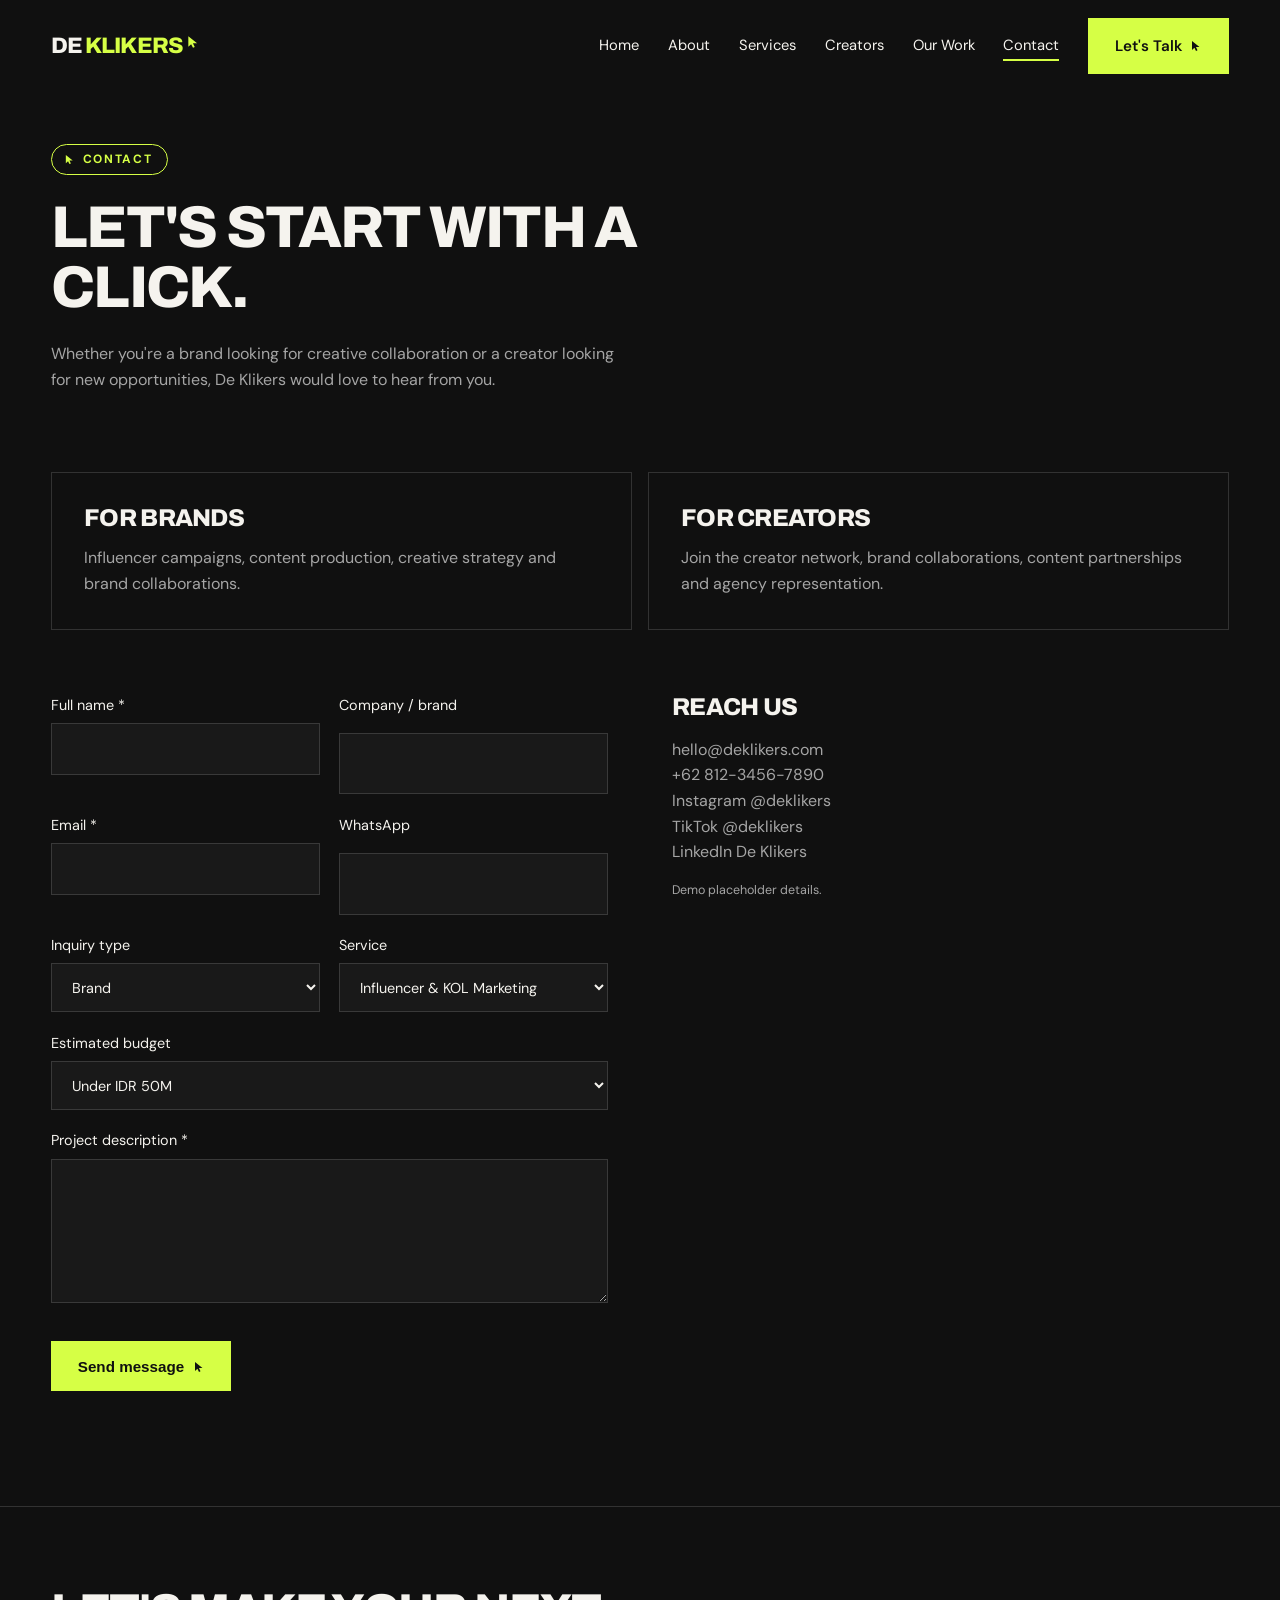
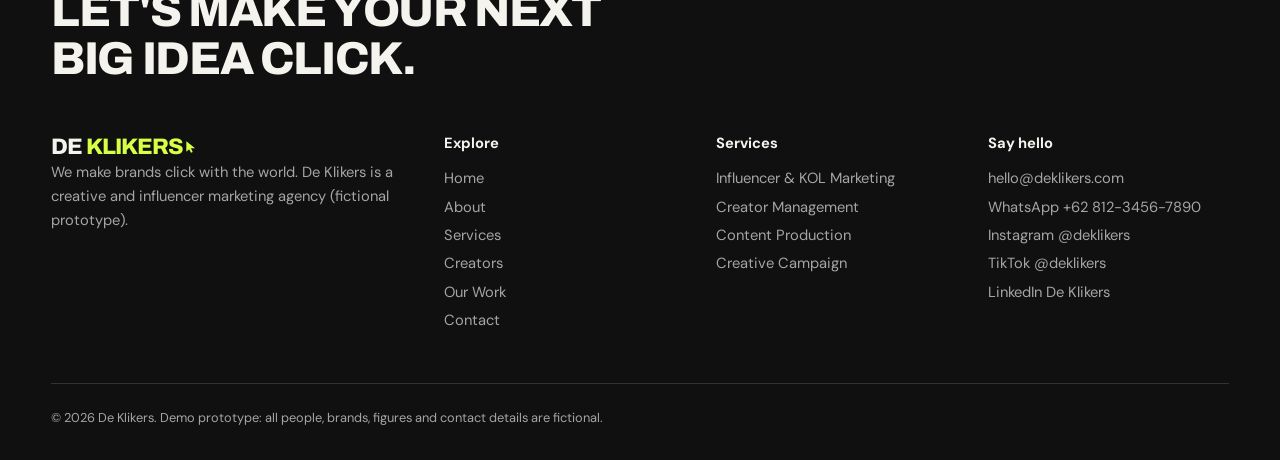
<file: contact.html>
<!DOCTYPE html><html lang="en"><head><meta charset="utf-8"><meta name="viewport" content="width=device-width,initial-scale=1"><title>Contact | De Klikers</title><link rel="preconnect" href="https://fonts.googleapis.com"><link href="https://fonts.googleapis.com/css2?family=Archivo:wght@700;800&family=DM+Sans:wght@400;500;700&display=swap" rel="stylesheet"><link rel="stylesheet" href="assets/css/main.css"></head><body class=""><div id="nav"></div>
<header class="pg"><p class="tag"><i class="cur"></i>Contact</p><h1>Let's start with a click.</h1><p style="margin-top:1.5rem">Whether you're a brand looking for creative collaboration or a creator looking for new opportunities, De Klikers would love to hear from you.</p></header>
<section class="wrap" style="padding-top:2rem"><div class="two" style="margin-bottom:4rem"><a href="#" data-t="Brand"><h3>For brands</h3><p>Influencer campaigns, content production, creative strategy and brand collaborations.</p></a><a href="#" data-t="Creator"><h3>For creators</h3><p>Join the creator network, brand collaborations, content partnerships and agency representation.</p></a></div>
<div class="intro" style="align-items:start"><form class="f" id="cf" novalidate><label>Full name *<input required><span class="err"></span></label><label>Company / brand<input></label><label>Email *<input type="email" required><span class="err"></span></label><label>WhatsApp<input type="tel"></label><label>Inquiry type<select id="type"><option>Brand</option><option>Creator</option></select></label><label>Service<select><option>Influencer & KOL Marketing</option><option>Creator Management</option><option>Content Production</option><option>Creative Campaign</option></select></label><label class="w">Estimated budget<select><option>Under IDR 50M</option><option>IDR 50–150M</option><option>IDR 150–500M</option><option>Above IDR 500M</option></select></label><label class="w">Project description *<textarea id="msg" rows="5" required></textarea><span class="err"></span></label><div class="w"><button class="btn p" type="submit">Send message</button></div></form>
<div><div class="ok" role="status">Thank you. Your message was received (simulated; nothing was sent). We reply within two working days.</div><h3>Reach us</h3><p style="margin-top:1rem">hello@deklikers.com<br>+62 812-3456-7890<br>Instagram @deklikers<br>TikTok @deklikers<br>LinkedIn De Klikers</p><p class="note">Demo placeholder details.</p></div></div></section>
<div id="foot"></div><script src="assets/js/data.js"></script><script src="assets/js/main.js"></script></body></html>
</file>
<file: assets/css/main.css>
/* ===== UKURAN JUDUL HERO (edit di sini) =====
   clamp(MINIMUM mobile, FLUID mengikuti lebar layar, MAKSIMUM desktop)
   Contoh lebih besar: clamp(2.6rem,7vw,7rem) | lebih kecil: clamp(2.2rem,5vw,4.5rem) */
:root{--hero-title:clamp(2.6rem,6.4vw,6.2rem)}
/* ===== UKURAN FONT LAIN (edit di sini, format sama: clamp(min mobile, mengikuti layar, max desktop)) =====
   --fs-title : judul besar tiap halaman (About, Services, Creators, Our Work, Contact, detail)
   --fs-h2    : judul section (mis. "Our story", "How we click.")
   --fs-h3    : sub judul / judul kartu */
:root{--fs-title:clamp(2.1rem,4.6vw,4.4rem);--fs-h2:clamp(1.7rem,3.6vw,3.2rem);--fs-h3:clamp(1.15rem,1.9vw,1.6rem)}
/* ikon kursor (dipakai di logo, tombol, tag, marquee, dll) */
:root{--cur:url("data:image/svg+xml,%3Csvg xmlns='http://www.w3.org/2000/svg' viewBox='0 0 24 24'%3E%3Cpath d='M4 2v18l4.8-4.3L12 22l3-1.4-3.1-6.4H19z'/%3E%3C/svg%3E")}
.cur{display:inline-block;width:.8em;height:.8em;background:currentColor;-webkit-mask:var(--cur) center/contain no-repeat;mask:var(--cur) center/contain no-repeat;flex:none}
:root{--bg:#101010;--bg2:#191919;--bg3:#242424;--tx:#F5F3EE;--tx2:#A5A5A5;--ac:#D6FF45;--ac2:#FF7043;--bd:rgba(255,255,255,.14);--p:clamp(1.1rem,4vw,3.5rem)}
*{box-sizing:border-box;margin:0;padding:0}html{scroll-behavior:smooth}
body{background:var(--bg);color:var(--tx);font:400 1rem/1.6 'DM Sans',sans-serif;overflow-x:hidden}
img{display:block;width:100%;height:100%;object-fit:cover;background:var(--bg3)}img.bad{visibility:hidden}
a{color:inherit;text-decoration:none}h1,h2,h3,.d{font-family:'Archivo',sans-serif;font-weight:800;line-height:.95;letter-spacing:-.03em;text-transform:uppercase}
h1{font-size:var(--fs-title);line-height:1.02}h2{font-size:var(--fs-h2);line-height:1.05}h3{font-size:var(--fs-h3);line-height:1.12}
p{color:var(--tx2);max-width:52ch}.wrap{padding:clamp(4rem,9vw,8rem) var(--p)}.hd{margin-bottom:3rem;display:grid;gap:1.2rem}
:focus-visible{outline:2px solid var(--ac);outline-offset:3px}
nav{position:fixed;inset:0 0 auto;z-index:50;display:flex;justify-content:space-between;align-items:center;padding:1.1rem var(--p);transition:.3s}
nav.s{background:rgba(16,16,16,.92);padding-block:.7rem;border-bottom:1px solid var(--bd)}
.logo{font:800 1.4rem 'Archivo';letter-spacing:-.04em;display:inline-flex;align-items:flex-start;gap:.12em}.logo i{color:var(--ac);font-style:normal}.logo .cur{width:.65em;height:.65em;color:var(--ac);margin-top:.05em;animation:tap 3s infinite;transform-origin:top left}
.links{display:flex;gap:1.8rem;align-items:center;font-size:.92rem}.links a:not(.btn){position:relative;padding:.2rem 0}
.links a:not(.btn)::after{content:"";position:absolute;left:0;bottom:0;height:2px;width:0;background:var(--ac);transition:.3s}
.links a:not(.btn):hover::after,.links a.on:not(.btn)::after{width:100%}
.burger{display:none;background:0;border:0;color:var(--tx);width:44px;height:44px;font-size:1.6rem}
.btn{display:inline-block;padding:.95rem 1.6rem;border:1px solid var(--tx);font-weight:600;transition:.25s;cursor:pointer;background:0;color:var(--tx);font-size:.95rem}
.btn.p{background:var(--ac);border-color:var(--ac);color:#101010}.btn.p::after{content:"";display:inline-block;width:.8em;height:.8em;margin-left:.55em;vertical-align:-.08em;background:currentColor;-webkit-mask:var(--cur) center/contain no-repeat;mask:var(--cur) center/contain no-repeat;transition:transform .25s}.btn.p:hover::after{transform:translate(3px,3px) scale(.85)}.links .btn{white-space:nowrap}.btn:hover{background:var(--tx);color:#101010;border-color:var(--tx)}
.row{display:flex;gap:.8rem;flex-wrap:wrap}
.hero{min-height:100svh;padding:8rem var(--p) 3rem;display:grid;grid-template-columns:1.15fr 1fr;gap:2rem;align-items:end;position:relative}
.hero h1 span{color:transparent;-webkit-text-stroke:2px var(--tx)}.clk{position:relative;display:inline-block}.clk .cur{position:absolute;right:-.14em;bottom:-.1em;width:.36em;height:.36em;background:var(--ac);-webkit-text-stroke:0;filter:drop-shadow(0 0 3px #101010);transform-origin:top left;animation:tap 2.6s infinite}.clk::after{content:"";position:absolute;right:-.04em;bottom:.12em;width:.28em;height:.28em;border:2px solid var(--ac);border-radius:50%;opacity:0;animation:ring 2.6s infinite}
@keyframes tap{0%,62%,100%{transform:none}70%{transform:translate(2px,2px) scale(.82)}80%{transform:none}}@keyframes ring{0%,66%{opacity:0;transform:scale(.4)}72%{opacity:1}100%{opacity:0;transform:scale(2.4)}}.hero .col{display:grid;gap:1.4rem}.hero h1{font-size:var(--hero-title);line-height:1}
.collage{display:grid;grid-template-columns:1fr 1fr;grid-template-rows:2fr 1fr;gap:.6rem;height:min(68vh,720px)}
.collage div{overflow:hidden}.collage div:first-child{grid-row:span 2}
.sub{font-size:.85rem;color:var(--ac)}.pg{padding:9rem var(--p) 3rem}.pg h1{font-size:var(--fs-title);max-width:20ch}
.tag{display:inline-flex;align-items:center;gap:.5rem;font:700 .75rem 'DM Sans';letter-spacing:.14em;text-transform:uppercase;color:var(--ac);border:1px solid var(--ac);border-radius:99px;padding:.4rem .9rem .4rem .7rem;margin-bottom:1.4rem}.tag .cur{width:.95em;height:.95em}
.mq{background:var(--ac);color:#101010;overflow:hidden;white-space:nowrap;padding:1rem 0}
.mq div{display:inline-block;animation:mq 28s linear infinite;font:800 clamp(1.3rem,2.6vw,2.1rem) 'Archivo'}.mq .cur{width:.6em;height:.6em;margin:0 1em}
@keyframes mq{to{transform:translateX(-50%)}}
.intro{display:grid;grid-template-columns:1fr 1fr;gap:4rem;align-items:center}.stack{position:relative;height:clamp(340px,50vw,600px)}
.stack div{position:absolute;overflow:hidden}.stack div:nth-child(1){inset:0 25% 15% 0}.stack div:nth-child(2){inset:35% 0 0 45%;border:8px solid var(--bg)}
.stats{display:grid;grid-template-columns:repeat(4,1fr);border-top:1px solid var(--bd)}
.stats div{padding:2rem 1rem 0 1.2rem;border-right:1px solid var(--bd)}.stats div:first-child{padding-left:0}.stats div:last-child{border:0}
.stats b{display:block;font:800 clamp(2.4rem,6vw,5.5rem)/1 'Archivo';letter-spacing:-.04em;color:var(--ac)}
.svc{display:grid;grid-template-columns:repeat(12,1fr);gap:1rem}
.svc a:nth-child(1){grid-column:span 7}.svc a:nth-child(2){grid-column:span 5}
.svc a:nth-child(3){grid-column:span 5}.svc a:nth-child(4){grid-column:span 7}
.svc a{padding:1.8rem;border:1px solid var(--bd);display:flex;flex-direction:column;justify-content:space-between;min-height:380px;position:relative;overflow:hidden;isolation:isolate;background:var(--bg2);transition:transform .4s,border-color .4s,box-shadow .4s}
.svc img{position:absolute;inset:0;z-index:-2;opacity:.75;filter:grayscale(1) contrast(1.1) brightness(.85);transition:transform .9s,filter .6s,opacity .6s}
.svc a::before{content:"";position:absolute;inset:0;z-index:-1;background:linear-gradient(to top,rgba(16,16,16,.96) 8%,rgba(16,16,16,.4) 55%,rgba(16,16,16,.6));transition:opacity .5s}
.svc a::after{content:"\2197";position:absolute;top:1.4rem;right:1.4rem;width:52px;height:52px;border:1px solid var(--tx);border-radius:50%;display:grid;place-items:center;font-size:1.4rem;transition:transform .4s,background .3s,color .3s,border-color .3s}
.svc .num{font-size:clamp(2.8rem,5.5vw,5rem);line-height:1;color:transparent!important;-webkit-text-stroke:1.5px var(--ac);transition:color .3s}
.svc h3{font-size:clamp(1.4rem,2.4vw,2.1rem)}.svc a p{color:#dcdcdc}
.svc a:hover{transform:translateY(-6px);border-color:var(--ac);box-shadow:0 14px 40px -12px rgba(214,255,69,.35)}
.svc a:hover img{transform:scale(1.08);filter:none;opacity:.95}.svc a:hover::before{opacity:.75}
.svc a:hover::after{background:var(--ac);border-color:var(--ac);color:#101010;transform:rotate(45deg)}
.svc a:hover .num{color:var(--ac)!important}
.cg{display:grid;grid-template-columns:repeat(12,1fr);gap:1rem;align-items:start}
.cr{position:relative;display:block;overflow:hidden;aspect-ratio:3/4;grid-column:span 3}.cr img{transition:transform .6s,filter .6s;filter:grayscale(1) contrast(1.05)}
.cr:hover img{transform:scale(1.05);filter:none}
.cr div{position:absolute;inset:auto 0 0;padding:3rem 1rem 1rem;background:linear-gradient(transparent,rgba(0,0,0,.88));display:grid}
.cr b{font:800 1.15rem 'Archivo'}.cr span{font-size:.82rem;color:var(--tx2)}.cr em{font:800 1.3rem 'Archivo';color:var(--ac);font-style:normal;position:absolute;top:.8rem;right:.9rem;text-shadow:0 1px 6px #000;z-index:2}
.home .cr:nth-child(1){grid-column:span 5;aspect-ratio:4/5}.home .cr:nth-child(2){grid-column:span 4;margin-top:5rem}.home .cr:nth-child(3){grid-column:span 3}
.home .cr:nth-child(4){grid-column:span 3;margin-top:2rem}.home .cr:nth-child(5){grid-column:span 5}.home .cr:nth-child(6){grid-column:span 4;margin-top:3rem}
.pf{display:grid;grid-template-columns:repeat(12,1fr);gap:1.2rem 1rem}.pj{grid-column:span 6;display:block}.pj .im{overflow:hidden;aspect-ratio:4/3}.pj img{transition:transform .7s}.pj:hover img{transform:scale(1.06)}
.pj:nth-child(4n+1){grid-column:span 7}.pj:nth-child(4n+2){grid-column:span 5;margin-top:5rem}.pj:nth-child(4n+3){grid-column:span 5}.pj:nth-child(4n+4){grid-column:span 7;margin-top:2rem}
.pj:nth-child(4n+2) .im,.pj:nth-child(4n+3) .im{aspect-ratio:4/5}.pj h3{margin:1rem 0 .3rem}.pj small{color:var(--ac)}
.why>div{display:grid;grid-template-columns:5rem 1fr 1fr;gap:2rem;padding:2.2rem 0;border-top:1px solid var(--bd);align-items:start}.why>div:last-child{border-bottom:1px solid var(--bd)}
.num{font:800 1.2rem 'Archivo';color:var(--ac)}.hd h2{max-width:20ch}.why .big{grid-column:2/-1;color:var(--tx);font-size:clamp(1.1rem,1.9vw,1.45rem);line-height:1.5;max-width:44ch}.why .num+p:not(.big){grid-column:2/-1}
.ml{grid-column:2/-1;list-style:none;display:grid;gap:.9rem;max-width:56ch}.ml li{position:relative;padding-left:1.8rem;color:var(--tx2)}.ml li::before{content:"";position:absolute;left:0;top:.28em;width:.95em;height:.95em;background:var(--ac);-webkit-mask:var(--cur) center/contain no-repeat;mask:var(--cur) center/contain no-repeat}
.vals{display:grid;grid-template-columns:repeat(4,1fr);border-top:1px solid var(--bd)}.vals>div{padding:1.6rem 1.4rem 1rem 0;display:grid;gap:.7rem;align-content:start}.vals>div+div{padding-left:1.4rem;border-left:1px solid var(--bd)}.vals h3{font-size:clamp(1.1rem,1.6vw,1.4rem)}
.rip{position:fixed;width:14px;height:14px;margin:-7px 0 0 -7px;border:2px solid var(--ac);border-radius:50%;pointer-events:none;z-index:999;animation:rip .6s ease-out forwards}.rip.b{animation-delay:.12s;opacity:0}
@keyframes rip{0%{transform:scale(.3);opacity:1}100%{transform:scale(4.5);opacity:0}}
.ck{position:fixed;left:0;top:0;width:72px;height:72px;margin:-36px 0 0 -36px;border-radius:50%;background:var(--ac);color:#101010;display:flex;flex-direction:column;align-items:center;justify-content:center;gap:.1rem;font:800 .68rem 'Archivo';letter-spacing:.08em;pointer-events:none;z-index:998;transform:scale(0);opacity:0;transition:transform .25s,opacity .2s}.ck.on{transform:scale(1);opacity:.95}.ck .cur{width:1.2rem;height:1.2rem}
.proc{display:grid;grid-template-columns:repeat(4,1fr);border-top:2px solid var(--ac)}.proc div{padding:1.5rem 1.5rem 0 0}.proc div::before{content:"";display:block;width:22px;height:22px;background:var(--ac);-webkit-mask:var(--cur) center/contain no-repeat;mask:var(--cur) center/contain no-repeat;margin:-2.2rem 0 1rem}
.cta{background:var(--ac);color:#101010}.cta h2{max-width:20ch}.cta p{color:#222}.cta .btn{border-color:#101010;color:#101010}.cta .btn.p{background:#101010;color:var(--ac)}.cta .btn:hover{background:var(--bg);color:var(--ac)}
footer{padding:5rem var(--p) 2rem;border-top:1px solid var(--bd)}footer h2{margin-bottom:3rem;max-width:20ch}
.fg{display:grid;grid-template-columns:1.5fr 1fr 1fr 1fr;gap:2rem;font-size:.92rem}.fg a{display:block;color:var(--tx2);padding:.15rem 0}.fg a:hover{color:var(--ac)}.fg .logo{color:var(--tx)}.fg h4{margin-bottom:.6rem}
.copy{margin-top:3rem;padding-top:1.5rem;border-top:1px solid var(--bd);font-size:.8rem;max-width:none}
.rv{opacity:0;transform:translateY(24px);transition:opacity .8s,transform .8s}.rv.in{opacity:1;transform:none}
.bar{display:flex;gap:.8rem;flex-wrap:wrap;margin-bottom:2rem}.bar input,.bar select,.f input,.f select,.f textarea{background:var(--bg2);border:1px solid var(--bd);color:var(--tx);padding:.85rem 1rem;font:inherit;min-height:46px;width:100%}
.bar input{flex:2;min-width:200px;width:auto}.bar select{flex:1;min-width:140px;width:auto}.chips{display:flex;gap:.5rem;flex-wrap:wrap;margin-bottom:2rem}
.chips button{background:0;border:1px solid var(--bd);color:var(--tx);padding:.55rem 1rem;cursor:pointer;font:inherit}.chips button.on,.chips button:hover{background:var(--ac);color:#101010;border-color:var(--ac)}
.empty{padding:4rem 0;display:none}.det{display:grid;grid-template-columns:1fr 1.2fr;gap:3rem;padding:8rem var(--p) 3rem}.det .ph{aspect-ratio:3/4;position:sticky;top:6rem;align-self:start;max-height:85vh}
.kv{display:grid;grid-template-columns:repeat(3,1fr);gap:1rem;margin:2rem 0}.kv b{display:block;font:800 2.2rem 'Archivo';color:var(--ac)}.kv span{font-size:.85rem;color:var(--tx2)}
.bars>div{display:grid;grid-template-columns:7rem 1fr 3rem;gap:1rem;align-items:center;font-size:.9rem;padding:.3rem 0}.bars i{height:6px;background:var(--bg3);position:relative}.bars i::after{content:"";position:absolute;inset:0;width:var(--w);background:var(--ac)}
.gal{display:grid;grid-template-columns:1.4fr 1fr 1fr;gap:.8rem}.gal div{aspect-ratio:4/5;overflow:hidden}
.sec{display:grid;grid-template-columns:1fr 2fr;gap:3rem;padding:3rem 0;border-top:1px solid var(--bd)}
.ser{display:grid;grid-template-columns:1fr 1fr;gap:4rem;align-items:center;padding:4rem 0;border-top:1px solid var(--bd)}.ser:nth-child(even) .ph{order:2}.ser .ph{aspect-ratio:5/4;overflow:hidden}
.ser ul{list-style:none;margin-top:1.2rem}.ser li{padding:.6rem 0;border-bottom:1px solid var(--bd)}
.two{display:grid;grid-template-columns:1fr 1fr;gap:1rem}.two a{padding:2rem;border:1px solid var(--bd);display:grid;gap:.8rem}.two a:hover,.two a.on{background:var(--ac);color:#101010}.two a:hover p,.two a.on p{color:#222}
.f{display:grid;grid-template-columns:1fr 1fr;gap:1.2rem}.f label{display:grid;gap:.4rem;font-size:.9rem}.f .w{grid-column:1/-1}.f .err{color:var(--ac2);font-size:.8rem;min-height:1em}.f [aria-invalid=true]{border-color:var(--ac2)}
.ok{display:none;padding:2rem;border:1px solid var(--ac);color:var(--ac);margin-bottom:2rem}
.team{display:grid;grid-template-columns:repeat(4,1fr);gap:1rem}.team>div:nth-child(even){margin-top:3rem}.team .ph{aspect-ratio:3/4;overflow:hidden;margin-bottom:.8rem}.team img{filter:grayscale(1)}
.note{font-size:.78rem;color:var(--tx2);margin-top:1rem}
.fig{display:grid;grid-template-columns:1fr 1fr;gap:.8rem;margin:2rem 0}.fig div{aspect-ratio:4/3;overflow:hidden}.fig div:first-child{grid-column:1/-1;aspect-ratio:16/8}
@media(max-width:1024px){.vals{grid-template-columns:1fr 1fr}.vals>div:nth-child(3){padding-left:0;border-left:0}.vals>div:nth-child(n+3){border-top:1px solid var(--bd);margin-top:1rem}.cr,.home .cr:nth-child(n){grid-column:span 4;margin-top:0;aspect-ratio:3/4}.svc a:nth-child(n){grid-column:span 6}.fg{grid-template-columns:1fr 1fr}.team{grid-template-columns:1fr 1fr}}
@media(max-width:768px){.pg{padding-top:7rem}.why .big,.ml,.why .num+p:not(.big){grid-column:1}.burger{display:block;z-index:60}.links{position:fixed;inset:0;background:var(--bg);flex-direction:column;justify-content:center;font-size:1.6rem;gap:1.5rem;transform:translateX(100%);transition:.4s}.links.open{transform:none}
.hero,.intro,.det,.sec,.ser,.two,.f,.why>div{grid-template-columns:1fr}.hero{padding-top:6.5rem}.collage{height:60vw;min-height:220px;grid-template-rows:1fr;grid-template-columns:2fr 1fr}.collage div:nth-child(3){display:none}.collage div:first-child{grid-row:auto}
.stats,.proc{grid-template-columns:1fr 1fr}.stats div:nth-child(2n){border:0}.proc div{padding-bottom:1.5rem}.cr,.home .cr:nth-child(n){grid-column:span 6}.svc a:nth-child(n){grid-column:1/-1;min-height:220px}
.pj,.pj:nth-child(n){grid-column:1/-1;margin:0}.pj:nth-child(n) .im{aspect-ratio:4/3}.det .ph{position:static}.ser:nth-child(even) .ph{order:0}.gal{grid-template-columns:1fr 1fr}.gal div:first-child{grid-column:1/-1;aspect-ratio:4/3}.why>div{gap:.8rem}.team>div:nth-child(even){margin-top:0}.stack{height:90vw}}
@media(max-width:480px){.vals{grid-template-columns:1fr}.vals>div,.vals>div+div{padding-left:0;border-left:0}.vals>div+div{border-top:1px solid var(--bd);margin-top:1rem}.cr b{font-size:1rem}.fg{grid-template-columns:1fr}.cr em{font-size:1rem}}
@media(min-width:1600px){.wrap,.pg,.hero,footer,.det{padding-inline:max(var(--p),calc((100vw - 1500px)/2))}}
@media(prefers-reduced-motion:reduce){.rip,.ck{display:none}*{animation:none!important;transition:none!important;scroll-behavior:auto!important}.rv{opacity:1;transform:none}}
.team h3{font-size:clamp(1rem,1.5vw,1.2rem)}

/* anti scroll ke samping di mobile: grid/flex item boleh mengecil, gambar tidak melebihi kolom */
html{overflow-x:hidden}img{max-width:100%}
.det>*,.sec>*,.ser>*,.intro>*,.hero>*,.cg>*,.pf>*,.why>div>*,.f>*,.two>*,.team>*,.vals>*,.kv>*,.gal>*,.fig>*{min-width:0}
.kv b{font-size:clamp(1.3rem,5vw,2.2rem);overflow-wrap:anywhere}
@media(max-width:480px){.kv{gap:.6rem}.kv b{font-size:1.2rem}.bars>div{grid-template-columns:5.5rem 1fr 2.6rem;gap:.6rem}}
</file>
